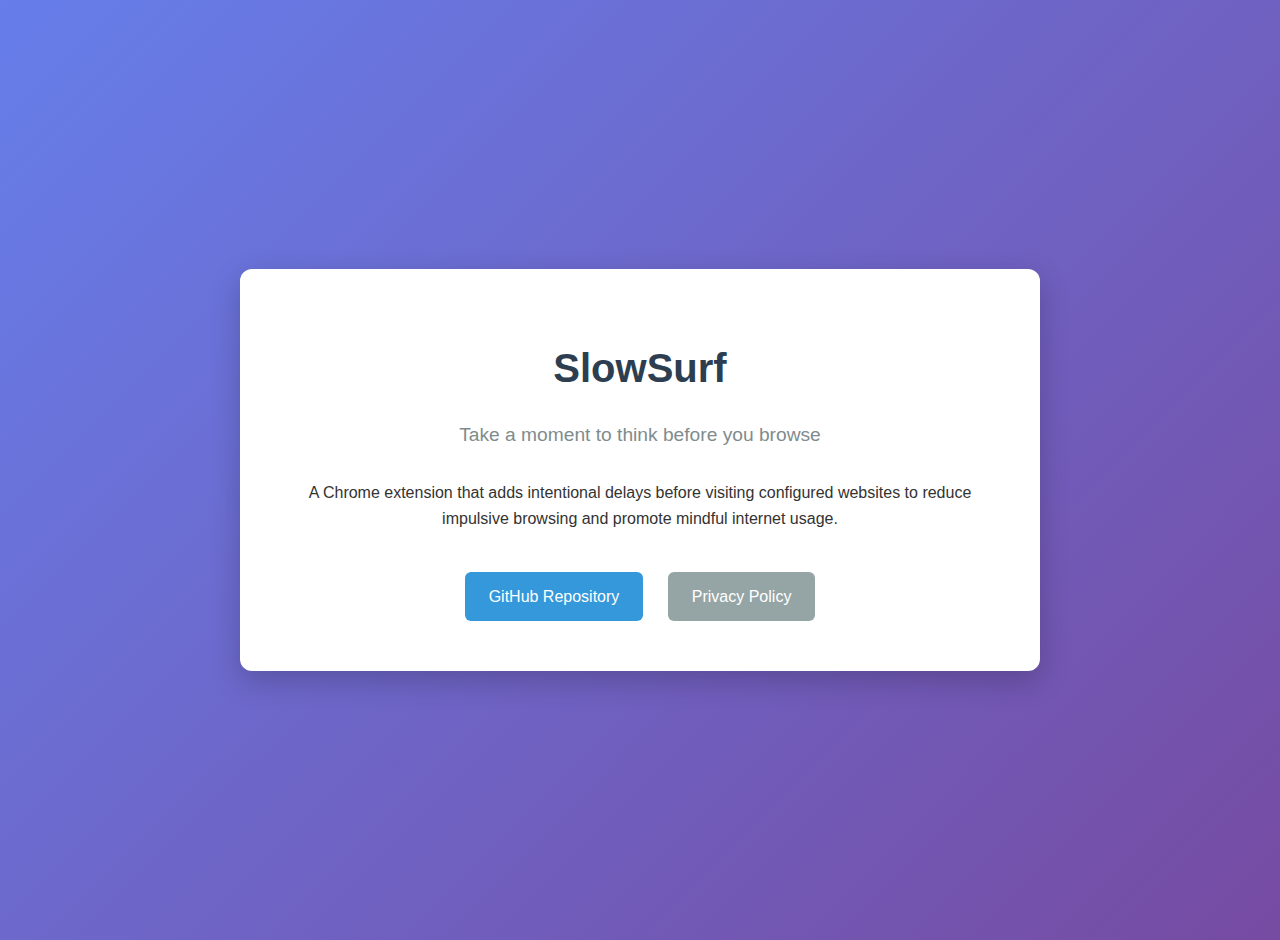
<file: index.html>
<!DOCTYPE html>
<html lang="en">
<head>
    <meta charset="UTF-8">
    <meta name="viewport" content="width=device-width, initial-scale=1.0">
    <title>SlowSurf</title>
    <style>
        body {
            font-family: -apple-system, BlinkMacSystemFont, 'Segoe UI', Roboto, Arial, sans-serif;
            line-height: 1.6;
            color: #333;
            max-width: 800px;
            margin: 0 auto;
            padding: 20px;
            background: linear-gradient(135deg, #667eea 0%, #764ba2 100%);
            min-height: 100vh;
            display: flex;
            align-items: center;
            justify-content: center;
        }
        .container {
            background: white;
            padding: 40px;
            border-radius: 12px;
            box-shadow: 0 10px 30px rgba(0,0,0,0.2);
            text-align: center;
        }
        h1 {
            color: #2c3e50;
            margin-bottom: 20px;
            font-size: 2.5em;
        }
        .subtitle {
            color: #7f8c8d;
            font-size: 1.2em;
            margin-bottom: 30px;
        }
        .links {
            margin-top: 30px;
        }
        .link {
            display: inline-block;
            padding: 12px 24px;
            margin: 10px;
            background: #3498db;
            color: white;
            text-decoration: none;
            border-radius: 6px;
            transition: background 0.3s;
        }
        .link:hover {
            background: #2980b9;
        }
        .link.secondary {
            background: #95a5a6;
        }
        .link.secondary:hover {
            background: #7f8c8d;
        }
    </style>
</head>
<body>
    <div class="container">
        <h1>SlowSurf</h1>
        <p class="subtitle">Take a moment to think before you browse</p>
        
        <p>A Chrome extension that adds intentional delays before visiting configured websites to reduce impulsive browsing and promote mindful internet usage.</p>
        
        <div class="links">
            <a href="https://github.com/SullyJHF/slowsurf" class="link">GitHub Repository</a>
            <a href="/privacy" class="link secondary">Privacy Policy</a>
        </div>
    </div>
</body>
</html>
</file>
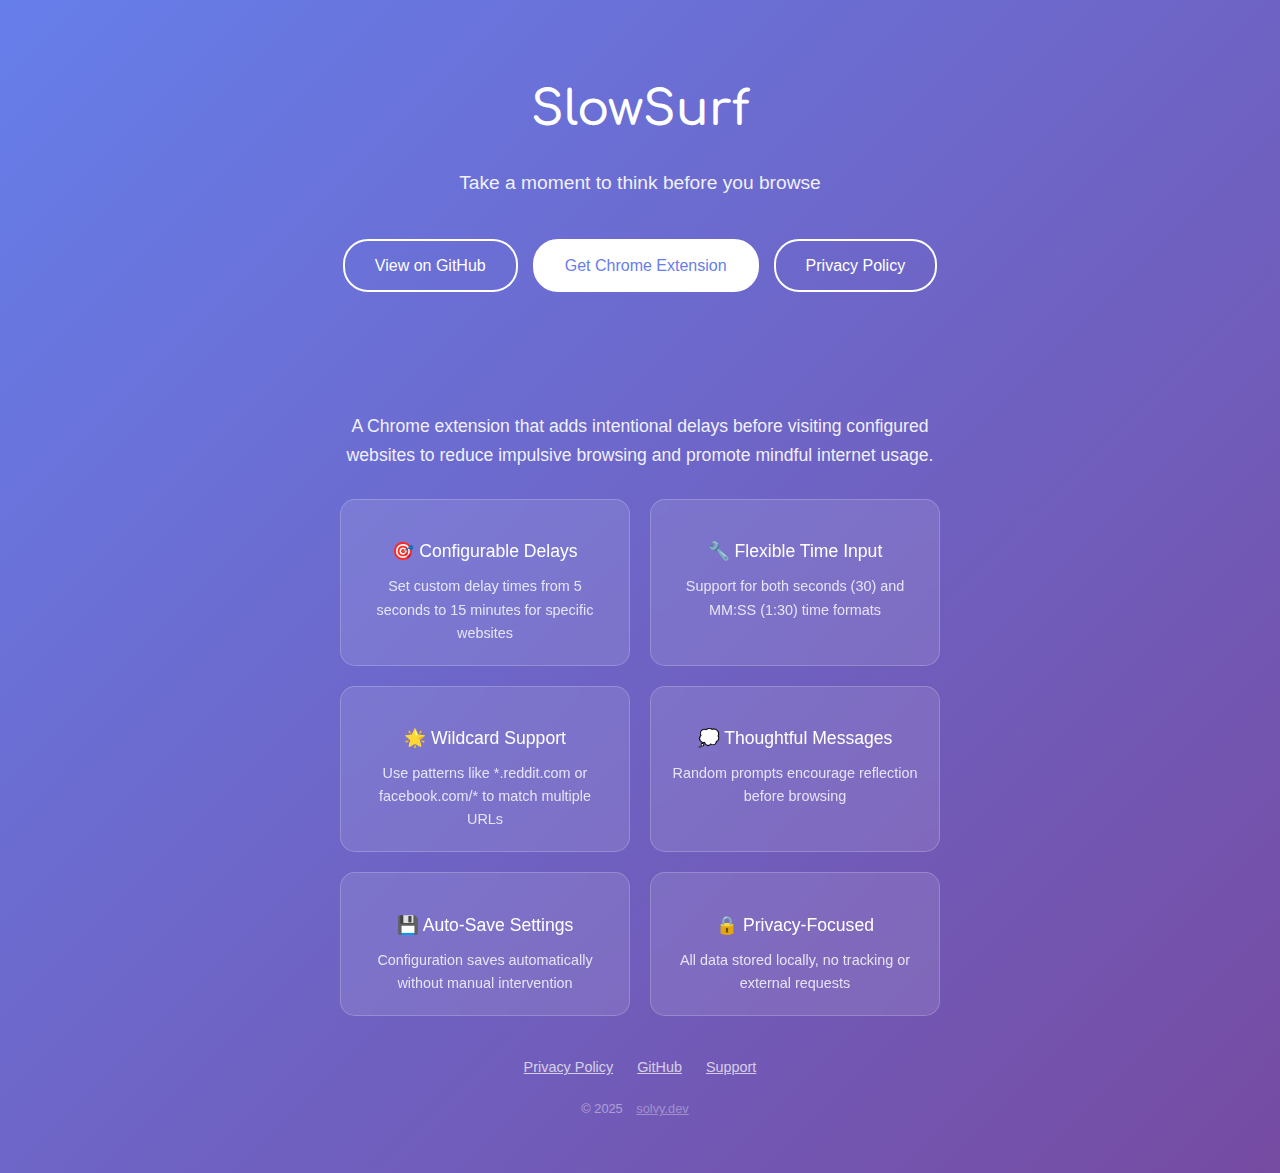
<file: website/index.html>
<!doctype html>
<html lang="en">
  <head>
    <meta charset="UTF-8" />
    <meta name="viewport" content="width=device-width, initial-scale=1.0" />
    <title>SlowSurf - Take a moment to think before you browse</title>
    <link rel="icon" type="image/x-icon" href="/favicon.ico" />
    <link rel="shortcut icon" type="image/x-icon" href="/favicon.ico" />
    <link
      href="https://fonts.googleapis.com/css2?family=Comfortaa:wght@300;400;500;600;700&display=swap"
      rel="stylesheet"
    />
    <style>
      body {
        font-family:
          -apple-system, BlinkMacSystemFont, "Segoe UI", Roboto, Arial,
          sans-serif;
        line-height: 1.6;
        margin: 0;
        padding: 0;
        background: linear-gradient(135deg, #667eea 0%, #764ba2 100%);
        min-height: 100vh;
        display: flex;
        align-items: center;
        justify-content: center;
        color: white;
      }

      .container {
        text-align: center;
        max-width: 600px;
        width: 90%;
        padding: 40px;
      }

      .header h1 {
        font-family: "Comfortaa", cursive;
        font-size: 3rem;
        margin-bottom: 10px;
        font-weight: 600;
      }

      .header p {
        font-size: 1.2rem;
        opacity: 0.9;
        margin-bottom: 40px;
      }

      .content {
        margin-bottom: 40px;
      }

      .description {
        font-size: 1.1rem;
        line-height: 1.6;
        margin-bottom: 30px;
        opacity: 0.9;
      }

      .features {
        display: grid;
        grid-template-columns: repeat(auto-fit, minmax(250px, 1fr));
        gap: 20px;
        margin-bottom: 40px;
      }

      .feature {
        background: rgba(255, 255, 255, 0.1);
        padding: 20px;
        border-radius: 15px;
        backdrop-filter: blur(10px);
        border: 1px solid rgba(255, 255, 255, 0.2);
      }

      .feature h3 {
        font-size: 1.1rem;
        margin-bottom: 10px;
        font-weight: 500;
      }

      .feature p {
        font-size: 0.9rem;
        opacity: 0.8;
        margin: 0;
      }

      .actions {
        display: flex;
        flex-direction: column;
        gap: 20px;
        align-items: center;
        margin-bottom: 40px;
      }

      .action-buttons {
        display: flex;
        gap: 15px;
        flex-wrap: wrap;
        justify-content: center;
      }

      .btn {
        padding: 12px 30px;
        font-size: 1rem;
        border: 2px solid white;
        background: transparent;
        color: white;
        border-radius: 25px;
        cursor: pointer;
        transition: all 0.3s;
        text-decoration: none;
        display: inline-block;
        box-sizing: border-box;
      }

      .btn:hover {
        background: white;
        color: #667eea;
        transform: translateY(-2px);
        box-shadow: 0 5px 15px rgba(255, 255, 255, 0.3);
      }

      .btn.primary {
        background: white;
        color: #667eea;
      }

      .btn.primary:hover {
        background: rgba(255, 255, 255, 0.9);
      }

      .btn.secondary {
        border: 1px solid rgba(255, 255, 255, 0.5);
        padding: 10px 20px;
        font-size: 0.9rem;
      }

      .kofi-container {
        margin: 30px 0;
        display: flex;
        justify-content: center;
      }

      .footer {
        opacity: 0.7;
        font-size: 0.9rem;
        margin-top: 40px;
      }

      .footer a {
        color: white;
        text-decoration: underline;
        margin: 0 10px;
      }

      .footer a:hover {
        opacity: 0.8;
      }

      /* Responsive design */
      @media (max-width: 600px) {
        .container {
          padding: 20px;
        }

        .header h1 {
          font-size: 2.5rem;
        }

        .features {
          grid-template-columns: 1fr;
        }

        .actions {
          gap: 15px;
        }

        .action-buttons {
          flex-direction: column;
          width: 100%;
          align-items: center;
        }

        /* Reorder buttons for mobile - Chrome Extension first */
        #chromeStoreBtn {
          order: 1;
        }

        #githubBtn {
          order: 2;
        }

        #privacyBtn {
          order: 3;
        }

        .btn {
          width: 100%;
          max-width: 300px;
        }
      }

      @media (max-width: 400px) {
        .actions {
          gap: 10px;
        }

        .btn {
          max-width: none;
        }
      }
    </style>
  </head>
  <body>
    <div class="container">
      <header class="header">
        <h1>SlowSurf</h1>
        <p>Take a moment to think before you browse</p>
      </header>

      <main class="content">
        <div class="actions">
          <div class="action-buttons">
            <a
              href="https://github.com/SullyJHF/slowsurf"
              class="btn"
              id="githubBtn"
              >View on GitHub</a
            >
            <a
              href="https://chromewebstore.google.com/detail/slowsurf/felbnkbojlhcammgkjcianfhajpghdij"
              class="btn primary"
              id="chromeStoreBtn"
              >Get Chrome Extension</a
            >
            <a href="/privacy" class="btn" id="privacyBtn">Privacy Policy</a>
          </div>

          <div class="kofi-container">
            <script
              type="text/javascript"
              src="https://storage.ko-fi.com/cdn/widget/Widget_2.js"
            ></script>
            <script type="text/javascript">
              kofiwidget2.init("Support me on Ko-fi", "#72a4f2", "I3I51I3E28");
              kofiwidget2.draw();
            </script>
          </div>
        </div>

        <div class="description">
          <p>
            A Chrome extension that adds intentional delays before visiting
            configured websites to reduce impulsive browsing and promote mindful
            internet usage.
          </p>
        </div>

        <div class="features">
          <div class="feature">
            <h3>🎯 Configurable Delays</h3>
            <p>
              Set custom delay times from 5 seconds to 15 minutes for specific
              websites
            </p>
          </div>
          <div class="feature">
            <h3>🔧 Flexible Time Input</h3>
            <p>Support for both seconds (30) and MM:SS (1:30) time formats</p>
          </div>
          <div class="feature">
            <h3>🌟 Wildcard Support</h3>
            <p>
              Use patterns like *.reddit.com or facebook.com/* to match multiple
              URLs
            </p>
          </div>
          <div class="feature">
            <h3>💭 Thoughtful Messages</h3>
            <p>Random prompts encourage reflection before browsing</p>
          </div>
          <div class="feature">
            <h3>💾 Auto-Save Settings</h3>
            <p>Configuration saves automatically without manual intervention</p>
          </div>
          <div class="feature">
            <h3>🔒 Privacy-Focused</h3>
            <p>All data stored locally, no tracking or external requests</p>
          </div>
        </div>
      </main>

      <footer class="footer">
        <p>
          <a href="/privacy">Privacy Policy</a>
          <a href="https://github.com/SullyJHF/slowsurf">GitHub</a>
          <a href="https://github.com/SullyJHF/slowsurf/issues">Support</a>
        </p>
        <p style="margin-top: 20px; opacity: 0.6; font-size: 0.8rem">
          © 2025
          <a href="https://solvy.dev" style="color: rgba(255, 255, 255, 0.8)"
            >solvy.dev</a
          >
        </p>
      </footer>
    </div>
  </body>
</html>
</file>
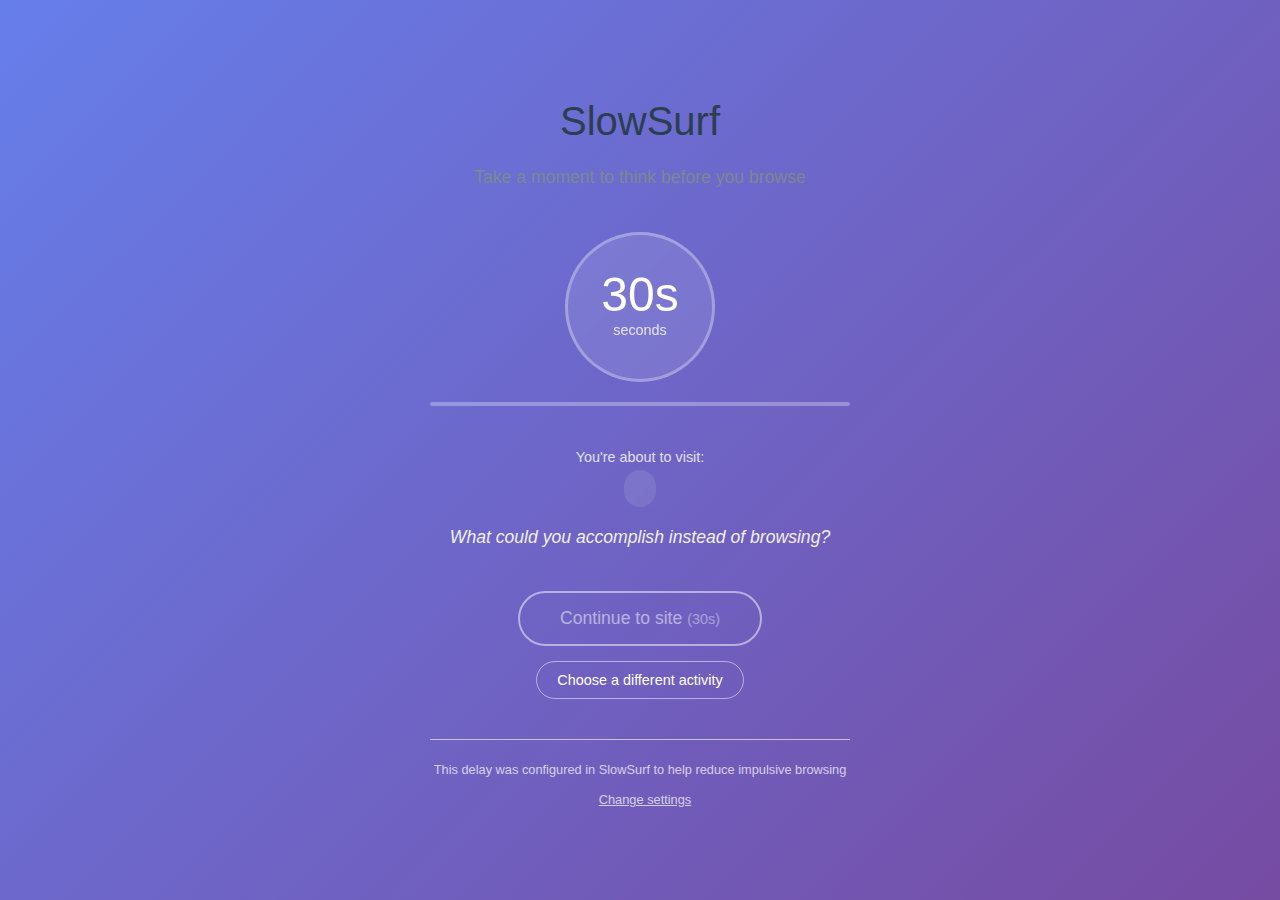
<file: delay.html>
<!DOCTYPE html>
<html>
<head>
  <meta charset="utf-8">
  <title>SlowSurf - Think Before You Browse</title>
  <link rel="stylesheet" href="styles.css">
</head>
<body class="delay-page">
  <div class="delay-container">
    <header class="delay-header">
      <h1>SlowSurf</h1>
      <p>Take a moment to think before you browse</p>
    </header>

    <main class="delay-content">
      <div class="countdown-section">
        <div class="countdown-circle">
          <div class="countdown-number" id="countdownNumber">10</div>
          <div class="countdown-label">seconds</div>
        </div>
        <div class="countdown-progress" id="countdownProgress">
          <div class="progress-bar" id="progressBar"></div>
        </div>
      </div>

      <div class="message-section">
        <div class="target-website">
          <span class="label">You're about to visit:</span>
          <span class="website-url" id="targetWebsite">example.com</span>
        </div>
        
        <div class="discouraging-message" id="discouragingMessage">
          <p>Is this really how you want to spend your time?</p>
        </div>
      </div>

      <div class="action-section">
        <button id="continueButton" class="continue-btn" disabled>
          <span class="btn-text">Continue to site</span>
          <span class="btn-countdown" id="btnCountdown">(10)</span>
        </button>
        
        <button id="cancelButton" class="cancel-btn">
          Choose a different activity
        </button>
      </div>
    </main>

    <footer class="delay-footer">
      <p>This delay was configured in SlowSurf to help reduce impulsive browsing</p>
      <a href="#" id="settingsLink">Change settings</a>
    </footer>
  </div>

  <script src="delay.js"></script>
</body>
</html>
</file>
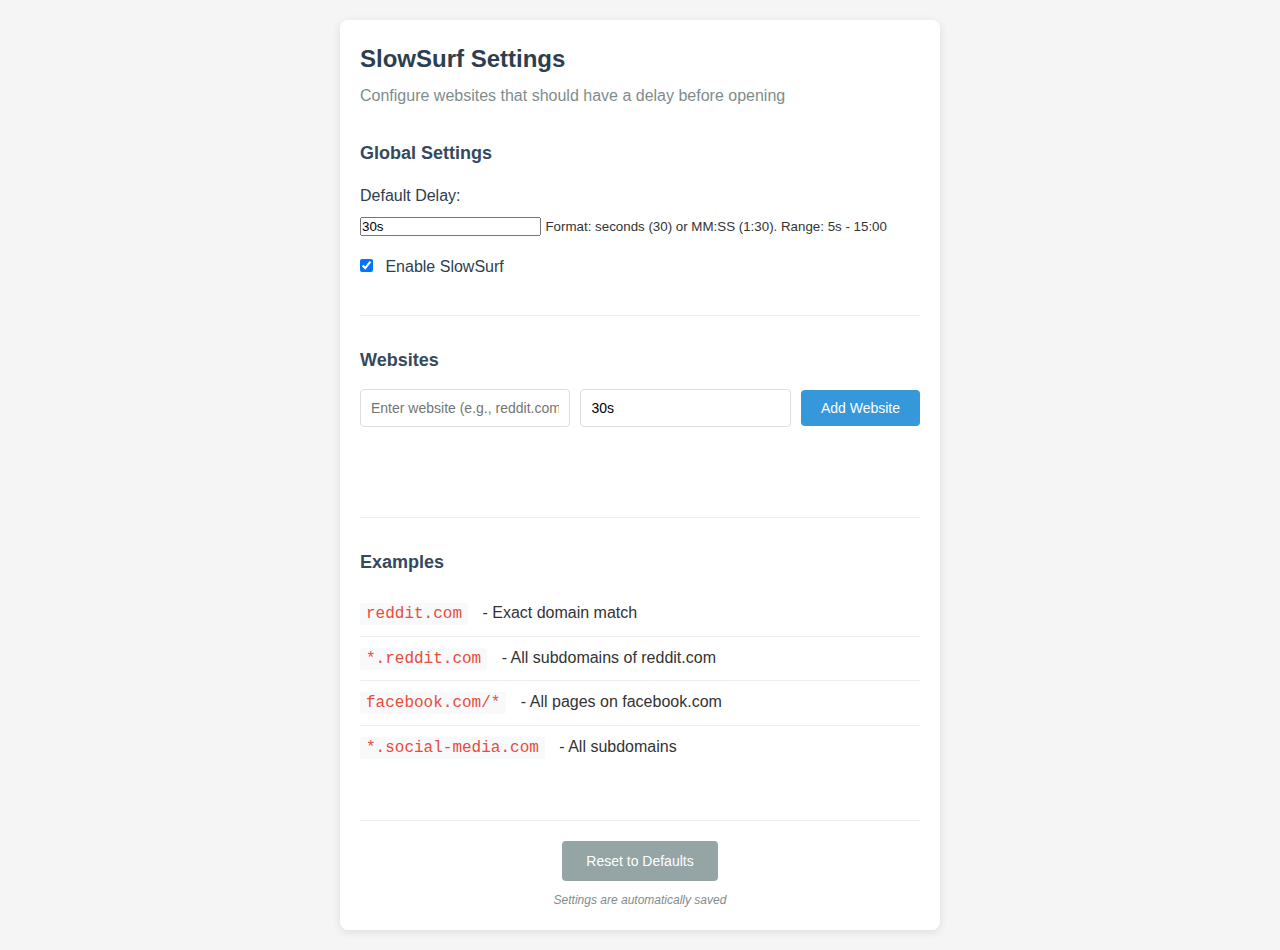
<file: options.html>
<!DOCTYPE html>
<html>
<head>
  <meta charset="utf-8">
  <title>SlowSurf Settings</title>
  <link rel="stylesheet" href="styles.css">
</head>
<body>
  <div class="container">
    <header>
      <h1>SlowSurf Settings</h1>
      <p>Configure websites that should have a delay before opening</p>
    </header>

    <section class="settings-section">
      <h2>Global Settings</h2>
      <div class="setting-group">
        <label for="defaultDelay">Default Delay:</label>
        <input type="text" id="defaultDelay" placeholder="30" value="30s">
        <small>Format: seconds (30) or MM:SS (1:30). Range: 5s - 15:00</small>
      </div>
      <div class="setting-group">
        <label for="enableExtension">
          <input type="checkbox" id="enableExtension" checked>
          Enable SlowSurf
        </label>
      </div>
    </section>

    <section class="settings-section">
      <h2>Websites</h2>
      <div class="add-website">
        <input type="text" id="websiteInput" placeholder="Enter website (e.g., reddit.com, *.facebook.com)">
        <input type="text" id="websiteDelay" placeholder="30" value="30s">
        <button id="addWebsite">Add Website</button>
      </div>
      
      <div class="website-list" id="websiteList">
        <!-- Dynamic content will be added here -->
      </div>
    </section>

    <section class="settings-section">
      <h2>Examples</h2>
      <ul class="examples">
        <li><code>reddit.com</code> - Exact domain match</li>
        <li><code>*.reddit.com</code> - All subdomains of reddit.com</li>
        <li><code>facebook.com/*</code> - All pages on facebook.com</li>
        <li><code>*.social-media.com</code> - All subdomains</li>
      </ul>
    </section>

    <footer>
      <button id="resetSettings">Reset to Defaults</button>
      <p class="auto-save-note">Settings are automatically saved</p>
    </footer>
  </div>

  <script src="options.js"></script>
</body>
</html>
</file>
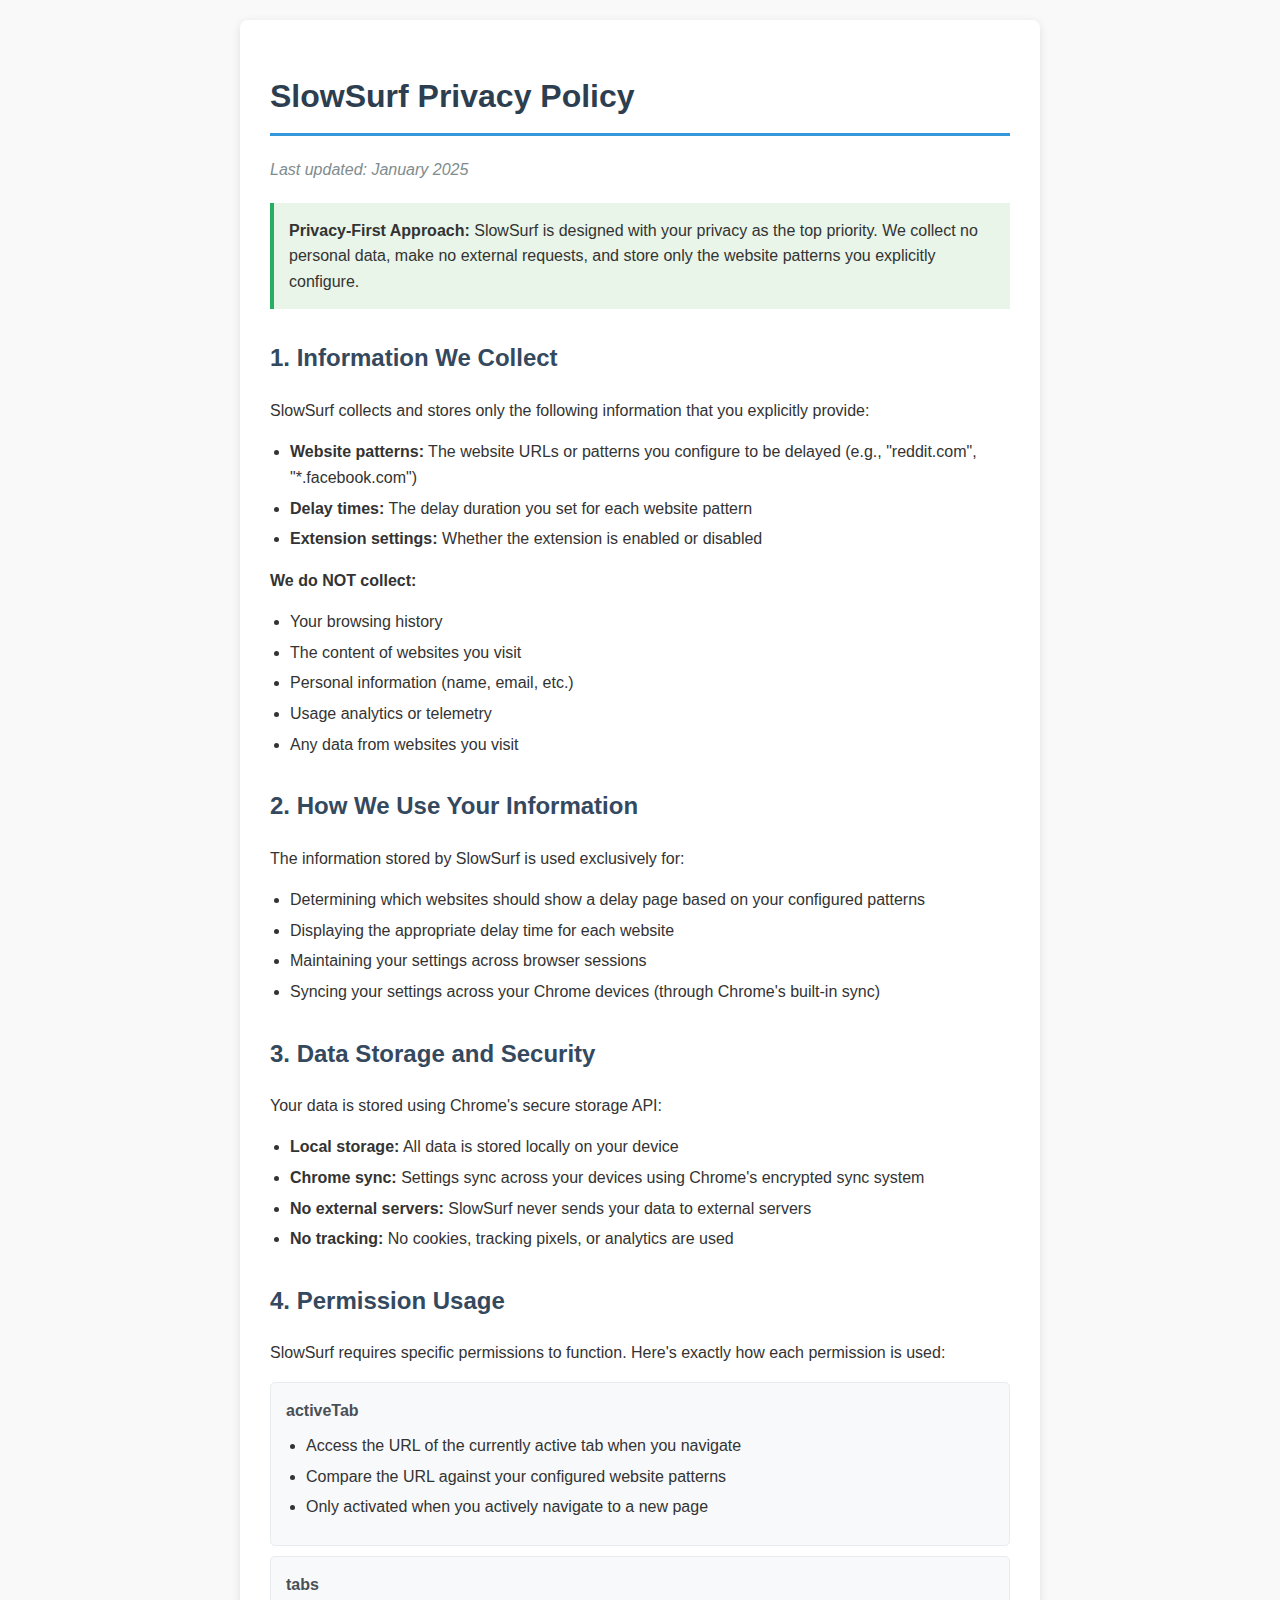
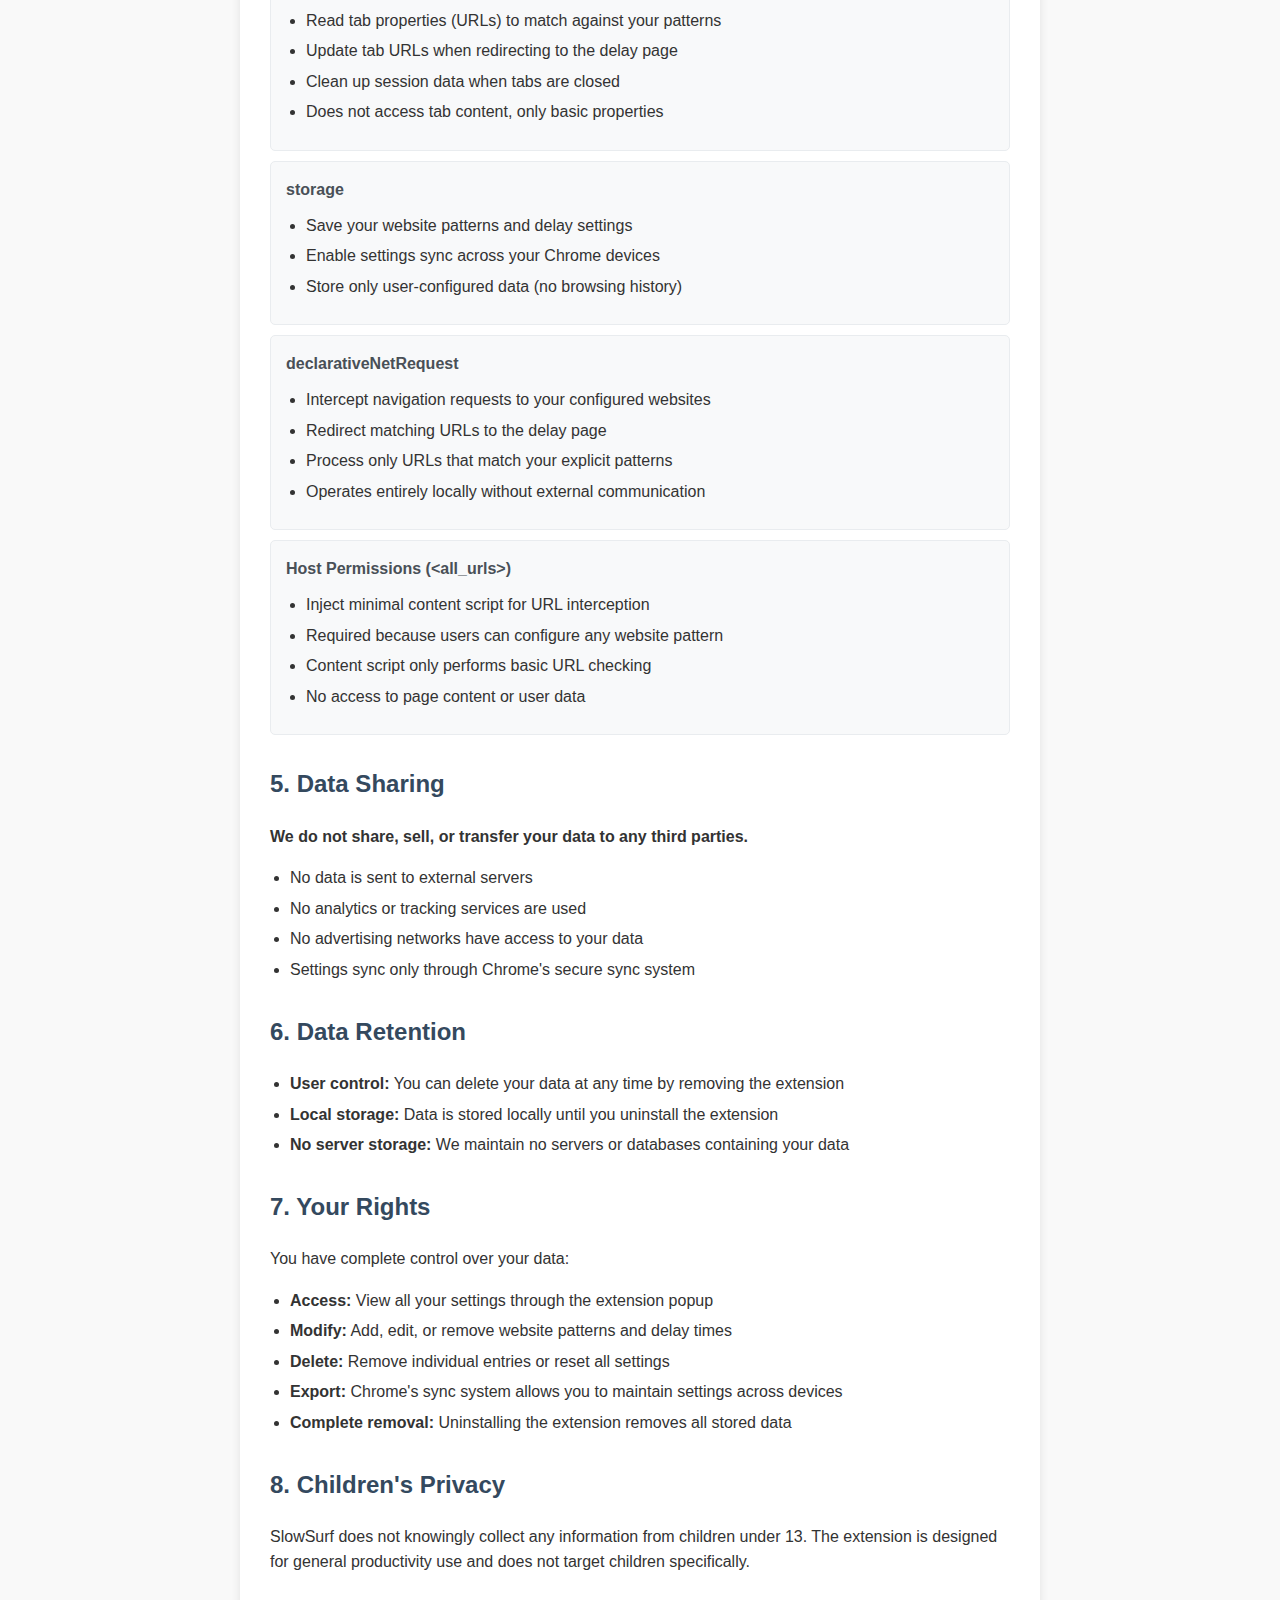
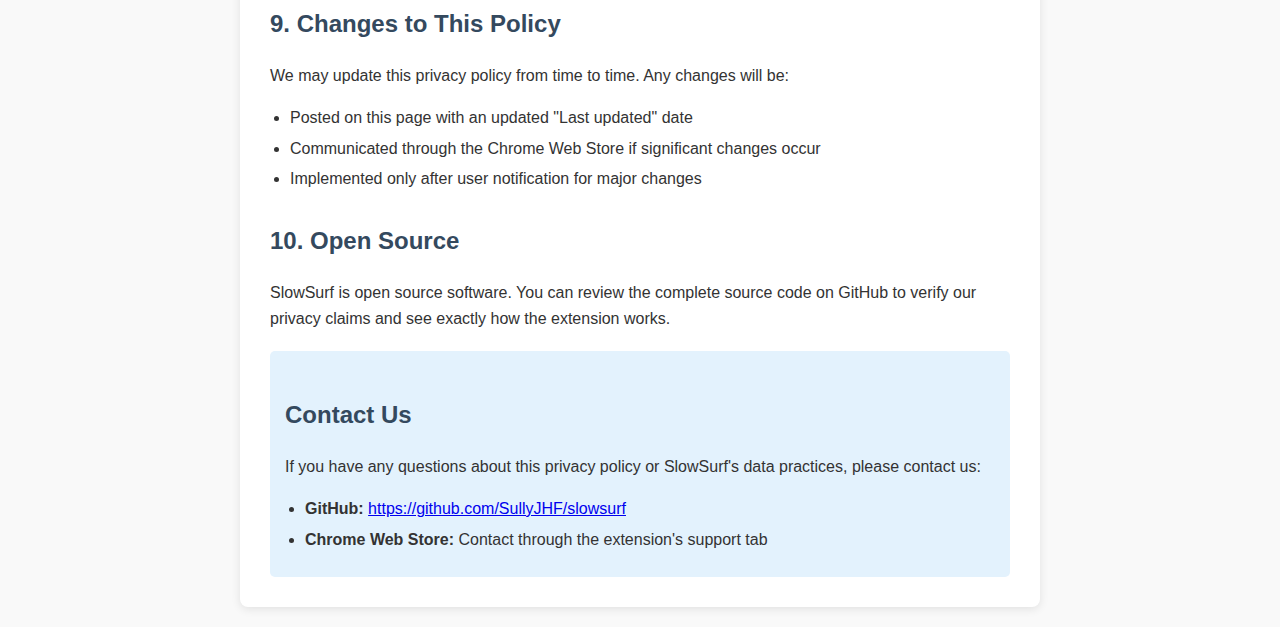
<file: PRIVACY_POLICY.html>
<!DOCTYPE html>
<html lang="en">
<head>
    <meta charset="UTF-8">
    <meta name="viewport" content="width=device-width, initial-scale=1.0">
    <title>SlowSurf Privacy Policy</title>
    <style>
        body {
            font-family: -apple-system, BlinkMacSystemFont, 'Segoe UI', Roboto, Arial, sans-serif;
            line-height: 1.6;
            color: #333;
            max-width: 800px;
            margin: 0 auto;
            padding: 20px;
            background-color: #f9f9f9;
        }
        .container {
            background: white;
            padding: 30px;
            border-radius: 8px;
            box-shadow: 0 2px 10px rgba(0,0,0,0.1);
        }
        h1 {
            color: #2c3e50;
            border-bottom: 3px solid #3498db;
            padding-bottom: 10px;
        }
        h2 {
            color: #34495e;
            margin-top: 30px;
        }
        .last-updated {
            color: #7f8c8d;
            font-style: italic;
            margin-bottom: 20px;
        }
        .highlight {
            background-color: #e8f5e8;
            padding: 15px;
            border-left: 4px solid #27ae60;
            margin: 15px 0;
        }
        .permission-box {
            background-color: #f8f9fa;
            border: 1px solid #e9ecef;
            border-radius: 5px;
            padding: 15px;
            margin: 10px 0;
        }
        .permission-title {
            font-weight: bold;
            color: #495057;
        }
        ul {
            margin: 10px 0;
            padding-left: 20px;
        }
        li {
            margin-bottom: 5px;
        }
        .contact-info {
            background-color: #e3f2fd;
            padding: 15px;
            border-radius: 5px;
            margin-top: 20px;
        }
    </style>
</head>
<body>
    <div class="container">
        <h1>SlowSurf Privacy Policy</h1>
        
        <div class="last-updated">
            Last updated: January 2025
        </div>

        <div class="highlight">
            <strong>Privacy-First Approach:</strong> SlowSurf is designed with your privacy as the top priority. We collect no personal data, make no external requests, and store only the website patterns you explicitly configure.
        </div>

        <h2>1. Information We Collect</h2>
        <p>SlowSurf collects and stores only the following information that you explicitly provide:</p>
        <ul>
            <li><strong>Website patterns:</strong> The website URLs or patterns you configure to be delayed (e.g., "reddit.com", "*.facebook.com")</li>
            <li><strong>Delay times:</strong> The delay duration you set for each website pattern</li>
            <li><strong>Extension settings:</strong> Whether the extension is enabled or disabled</li>
        </ul>
        <p><strong>We do NOT collect:</strong></p>
        <ul>
            <li>Your browsing history</li>
            <li>The content of websites you visit</li>
            <li>Personal information (name, email, etc.)</li>
            <li>Usage analytics or telemetry</li>
            <li>Any data from websites you visit</li>
        </ul>

        <h2>2. How We Use Your Information</h2>
        <p>The information stored by SlowSurf is used exclusively for:</p>
        <ul>
            <li>Determining which websites should show a delay page based on your configured patterns</li>
            <li>Displaying the appropriate delay time for each website</li>
            <li>Maintaining your settings across browser sessions</li>
            <li>Syncing your settings across your Chrome devices (through Chrome's built-in sync)</li>
        </ul>

        <h2>3. Data Storage and Security</h2>
        <p>Your data is stored using Chrome's secure storage API:</p>
        <ul>
            <li><strong>Local storage:</strong> All data is stored locally on your device</li>
            <li><strong>Chrome sync:</strong> Settings sync across your devices using Chrome's encrypted sync system</li>
            <li><strong>No external servers:</strong> SlowSurf never sends your data to external servers</li>
            <li><strong>No tracking:</strong> No cookies, tracking pixels, or analytics are used</li>
        </ul>

        <h2>4. Permission Usage</h2>
        <p>SlowSurf requires specific permissions to function. Here's exactly how each permission is used:</p>

        <div class="permission-box">
            <div class="permission-title">activeTab</div>
            <ul>
                <li>Access the URL of the currently active tab when you navigate</li>
                <li>Compare the URL against your configured website patterns</li>
                <li>Only activated when you actively navigate to a new page</li>
            </ul>
        </div>

        <div class="permission-box">
            <div class="permission-title">tabs</div>
            <ul>
                <li>Read tab properties (URLs) to match against your patterns</li>
                <li>Update tab URLs when redirecting to the delay page</li>
                <li>Clean up session data when tabs are closed</li>
                <li>Does not access tab content, only basic properties</li>
            </ul>
        </div>

        <div class="permission-box">
            <div class="permission-title">storage</div>
            <ul>
                <li>Save your website patterns and delay settings</li>
                <li>Enable settings sync across your Chrome devices</li>
                <li>Store only user-configured data (no browsing history)</li>
            </ul>
        </div>

        <div class="permission-box">
            <div class="permission-title">declarativeNetRequest</div>
            <ul>
                <li>Intercept navigation requests to your configured websites</li>
                <li>Redirect matching URLs to the delay page</li>
                <li>Process only URLs that match your explicit patterns</li>
                <li>Operates entirely locally without external communication</li>
            </ul>
        </div>

        <div class="permission-box">
            <div class="permission-title">Host Permissions (&lt;all_urls&gt;)</div>
            <ul>
                <li>Inject minimal content script for URL interception</li>
                <li>Required because users can configure any website pattern</li>
                <li>Content script only performs basic URL checking</li>
                <li>No access to page content or user data</li>
            </ul>
        </div>

        <h2>5. Data Sharing</h2>
        <p><strong>We do not share, sell, or transfer your data to any third parties.</strong></p>
        <ul>
            <li>No data is sent to external servers</li>
            <li>No analytics or tracking services are used</li>
            <li>No advertising networks have access to your data</li>
            <li>Settings sync only through Chrome's secure sync system</li>
        </ul>

        <h2>6. Data Retention</h2>
        <ul>
            <li><strong>User control:</strong> You can delete your data at any time by removing the extension</li>
            <li><strong>Local storage:</strong> Data is stored locally until you uninstall the extension</li>
            <li><strong>No server storage:</strong> We maintain no servers or databases containing your data</li>
        </ul>

        <h2>7. Your Rights</h2>
        <p>You have complete control over your data:</p>
        <ul>
            <li><strong>Access:</strong> View all your settings through the extension popup</li>
            <li><strong>Modify:</strong> Add, edit, or remove website patterns and delay times</li>
            <li><strong>Delete:</strong> Remove individual entries or reset all settings</li>
            <li><strong>Export:</strong> Chrome's sync system allows you to maintain settings across devices</li>
            <li><strong>Complete removal:</strong> Uninstalling the extension removes all stored data</li>
        </ul>

        <h2>8. Children's Privacy</h2>
        <p>SlowSurf does not knowingly collect any information from children under 13. The extension is designed for general productivity use and does not target children specifically.</p>

        <h2>9. Changes to This Policy</h2>
        <p>We may update this privacy policy from time to time. Any changes will be:</p>
        <ul>
            <li>Posted on this page with an updated "Last updated" date</li>
            <li>Communicated through the Chrome Web Store if significant changes occur</li>
            <li>Implemented only after user notification for major changes</li>
        </ul>

        <h2>10. Open Source</h2>
        <p>SlowSurf is open source software. You can review the complete source code on GitHub to verify our privacy claims and see exactly how the extension works.</p>

        <div class="contact-info">
            <h2>Contact Us</h2>
            <p>If you have any questions about this privacy policy or SlowSurf's data practices, please contact us:</p>
            <ul>
                <li><strong>GitHub:</strong> <a href="https://github.com/SullyJHF/slowsurf">https://github.com/SullyJHF/slowsurf</a></li>
                <li><strong>Chrome Web Store:</strong> Contact through the extension's support tab</li>
            </ul>
        </div>
    </div>
</body>
</html>
</file>
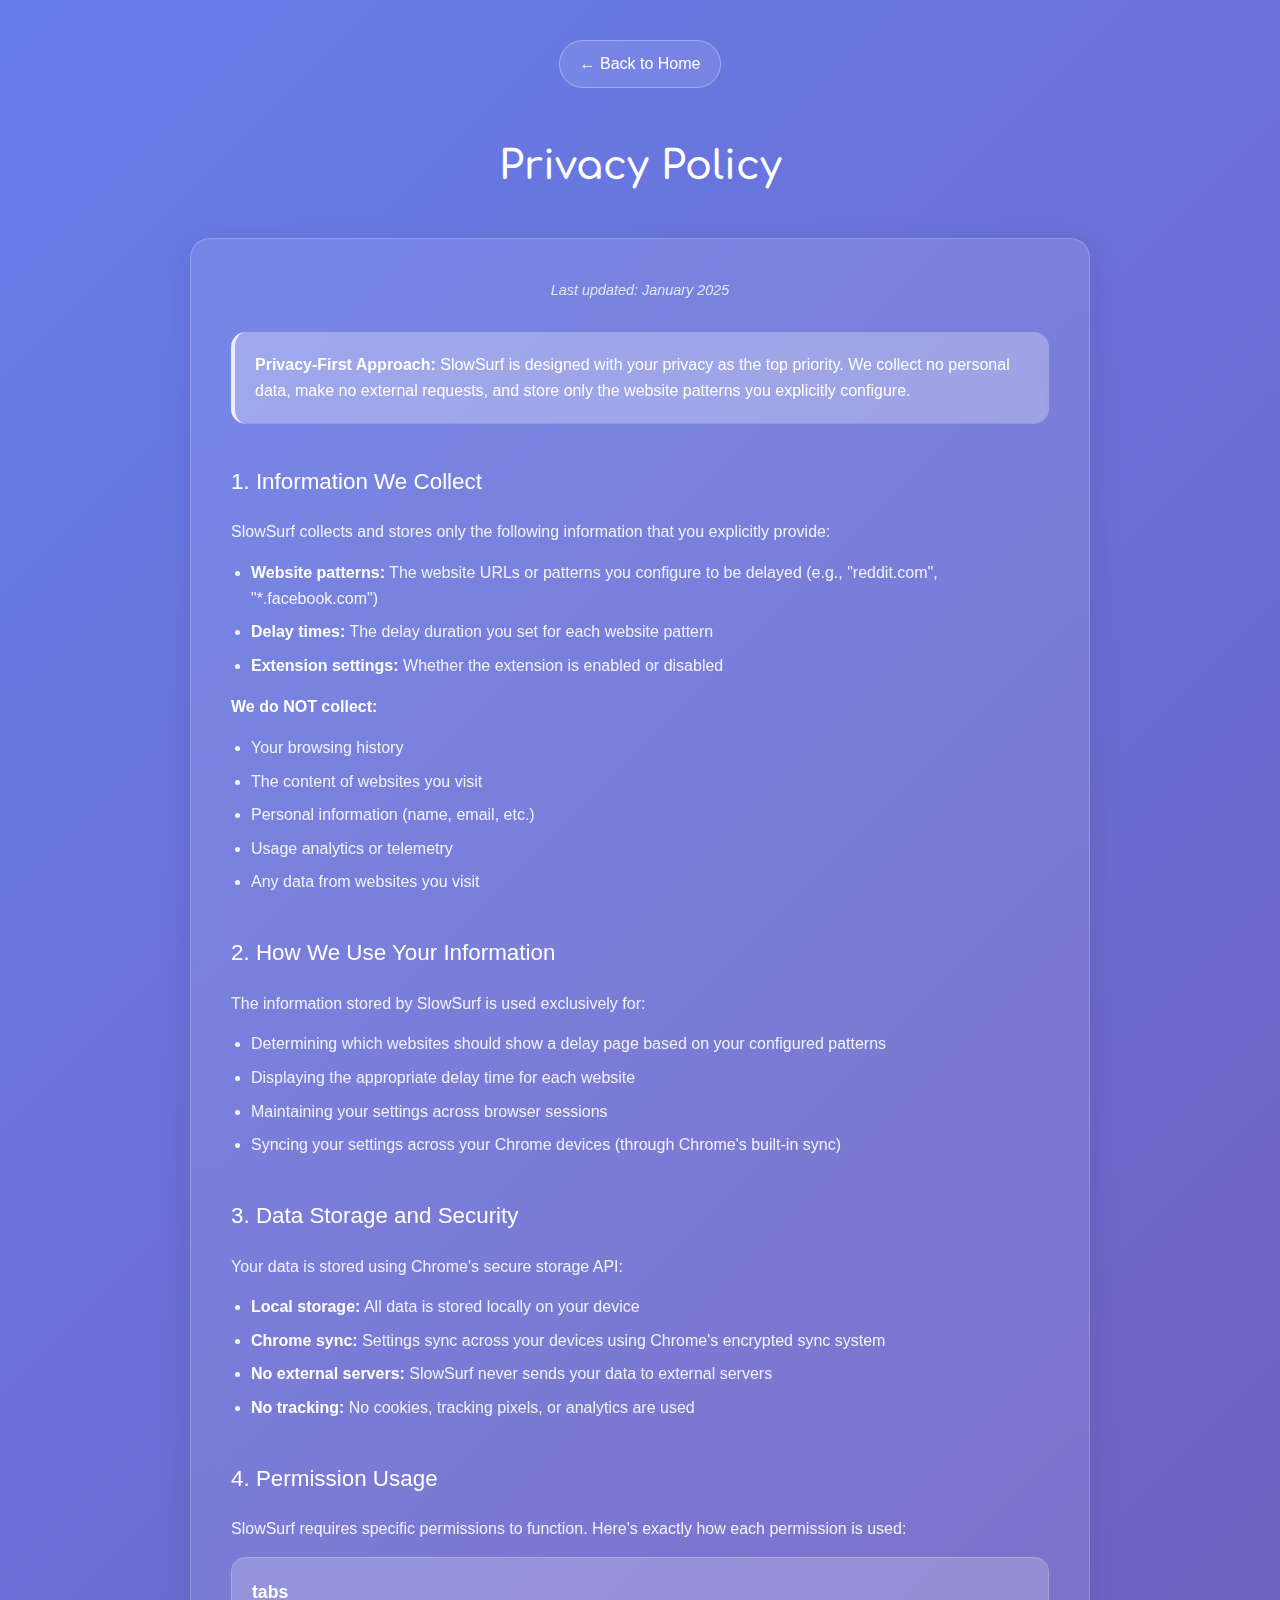
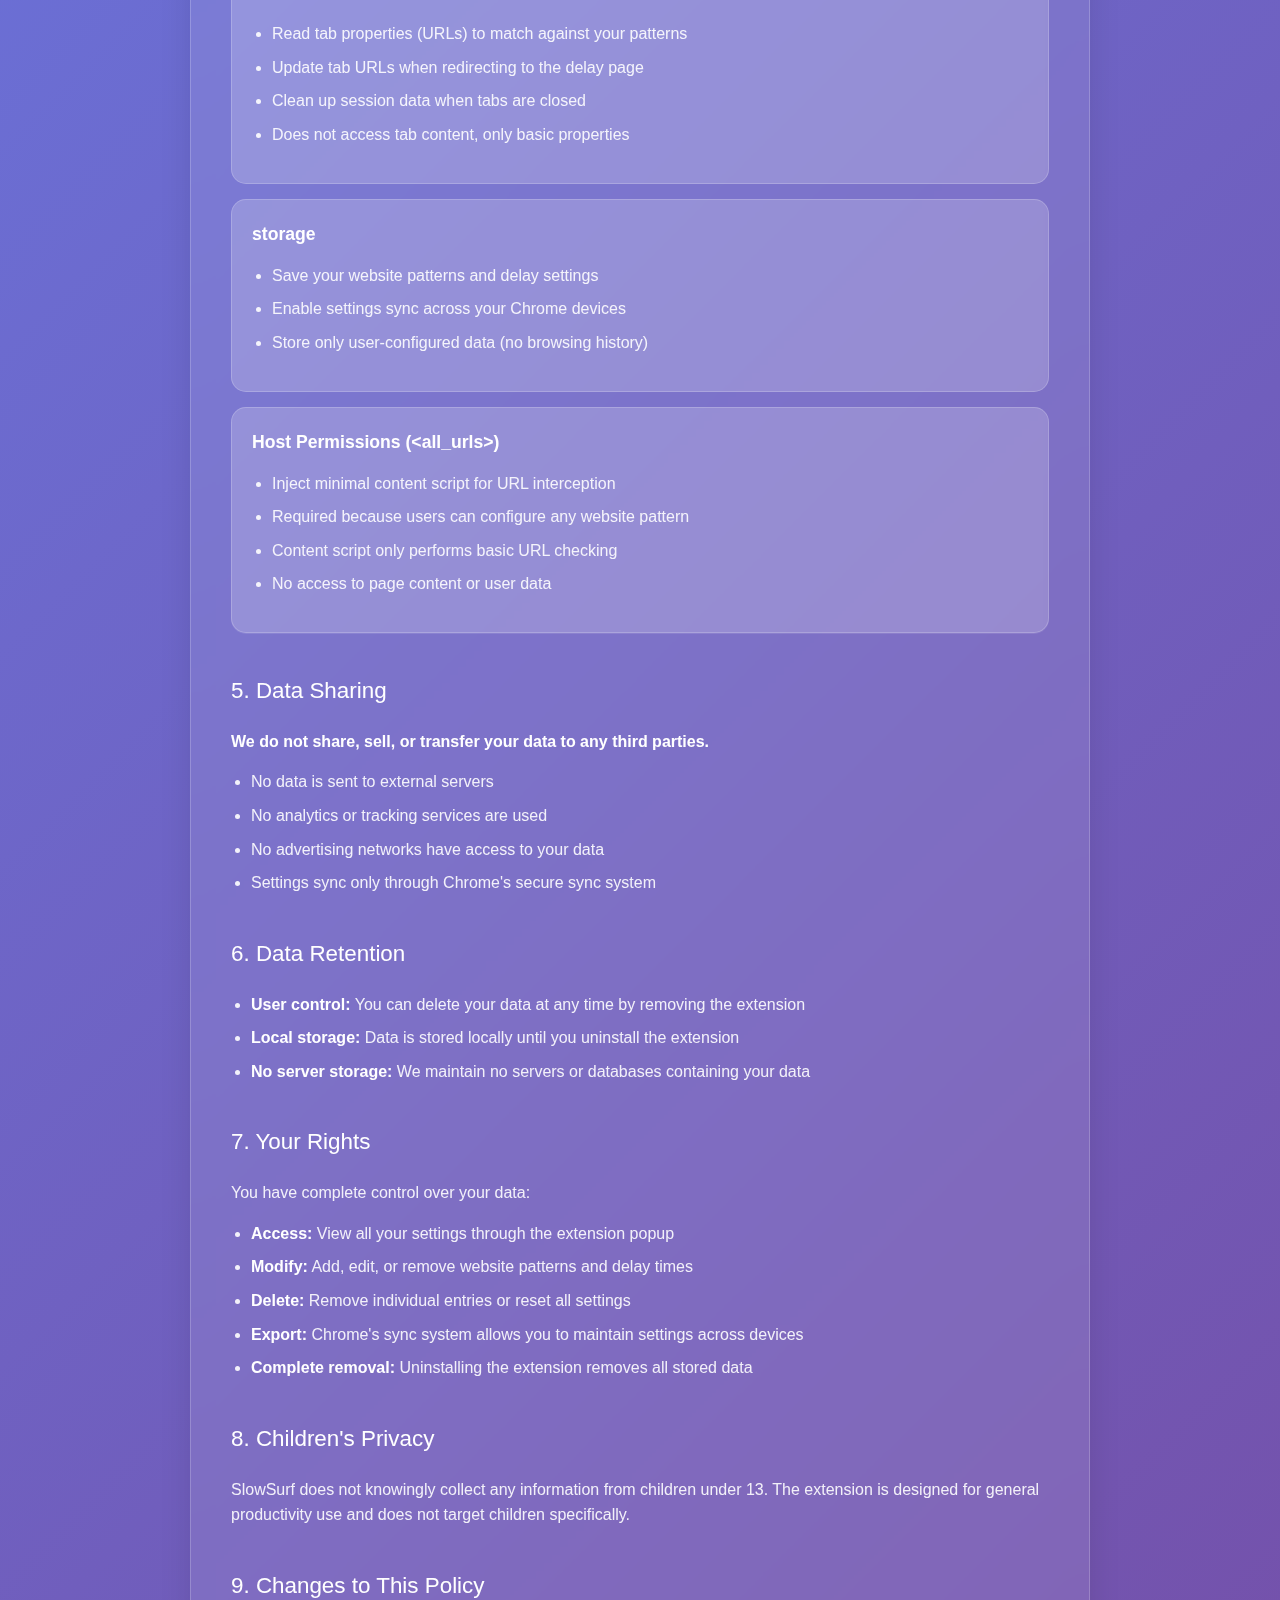
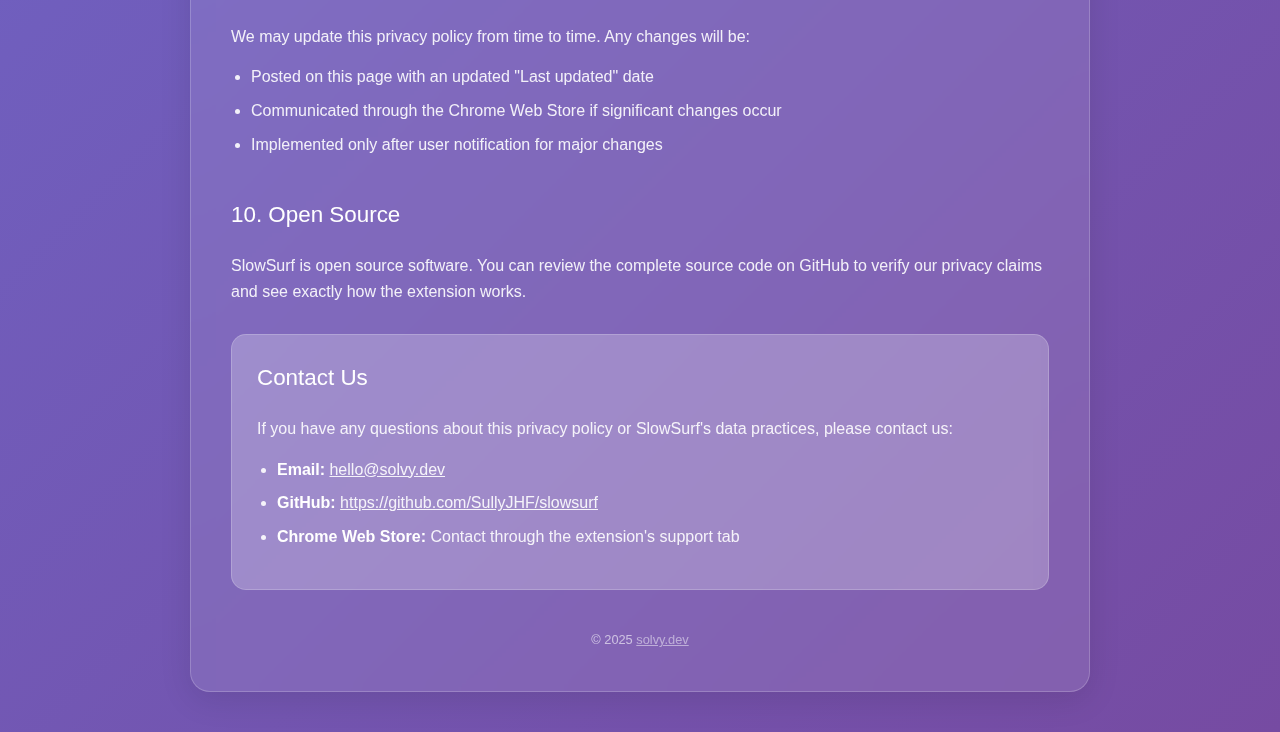
<file: website/PRIVACY_POLICY.html>
<!doctype html>
<html lang="en">
  <head>
    <meta charset="UTF-8" />
    <meta name="viewport" content="width=device-width, initial-scale=1.0" />
    <title>SlowSurf Privacy Policy</title>
    <link rel="icon" type="image/x-icon" href="/favicon.ico" />
    <link rel="shortcut icon" type="image/x-icon" href="/favicon.ico" />
    <link
      href="https://fonts.googleapis.com/css2?family=Comfortaa:wght@300;400;500;600;700&display=swap"
      rel="stylesheet"
    />
    <style>
      body {
        font-family:
          -apple-system, BlinkMacSystemFont, "Segoe UI", Roboto, Arial,
          sans-serif;
        line-height: 1.6;
        margin: 0;
        padding: 0;
        background: linear-gradient(135deg, #667eea 0%, #764ba2 100%);
        min-height: 100vh;
        color: white;
      }

      .container {
        max-width: 900px;
        margin: 0 auto;
        padding: 40px 20px;
      }

      .header {
        text-align: center;
        margin-bottom: 40px;
      }

      .header h1 {
        font-family: "Comfortaa", cursive;
        font-size: 2.5rem;
        margin-bottom: 15px;
        font-weight: 600;
        color: white;
      }

      .header .back-btn {
        display: inline-block;
        padding: 10px 20px;
        background: rgba(255, 255, 255, 0.1);
        color: white;
        text-decoration: none;
        border-radius: 25px;
        border: 1px solid rgba(255, 255, 255, 0.3);
        backdrop-filter: blur(10px);
        transition: all 0.3s;
        margin-bottom: 20px;
      }

      .header .back-btn:hover {
        background: white;
        color: #667eea;
        transform: translateY(-2px);
      }

      .content {
        background: rgba(255, 255, 255, 0.1);
        padding: 40px;
        border-radius: 20px;
        backdrop-filter: blur(10px);
        border: 1px solid rgba(255, 255, 255, 0.2);
        box-shadow: 0 8px 32px rgba(0, 0, 0, 0.1);
      }

      .last-updated {
        color: rgba(255, 255, 255, 0.8);
        font-style: italic;
        margin-bottom: 30px;
        text-align: center;
        font-size: 0.9rem;
      }

      h2 {
        color: white;
        margin-top: 40px;
        margin-bottom: 20px;
        font-weight: 500;
        font-size: 1.4rem;
      }

      .highlight {
        background: rgba(255, 255, 255, 0.2);
        padding: 20px;
        border-radius: 15px;
        border-left: 4px solid rgba(255, 255, 255, 0.8);
        margin: 20px 0;
        backdrop-filter: blur(5px);
      }

      .permission-box {
        background: rgba(255, 255, 255, 0.1);
        border: 1px solid rgba(255, 255, 255, 0.2);
        border-radius: 15px;
        padding: 20px;
        margin: 15px 0;
        backdrop-filter: blur(5px);
      }

      .permission-title {
        font-weight: 600;
        color: white;
        font-size: 1.1rem;
        margin-bottom: 10px;
      }

      ul {
        margin: 15px 0;
        padding-left: 20px;
      }

      li {
        margin-bottom: 8px;
        color: rgba(255, 255, 255, 0.9);
      }

      p {
        color: rgba(255, 255, 255, 0.9);
        margin-bottom: 15px;
      }

      strong {
        color: white;
      }

      .contact-info {
        background: rgba(255, 255, 255, 0.15);
        padding: 25px;
        border-radius: 15px;
        margin-top: 30px;
        backdrop-filter: blur(10px);
        border: 1px solid rgba(255, 255, 255, 0.2);
      }

      .contact-info h2 {
        margin-top: 0;
      }

      a {
        color: rgba(255, 255, 255, 0.9);
        text-decoration: underline;
      }

      a:hover {
        color: white;
      }

      /* Responsive design */
      @media (max-width: 768px) {
        .container {
          padding: 20px 15px;
        }

        .content {
          padding: 25px;
        }

        .header h1 {
          font-size: 2rem;
        }

        h2 {
          font-size: 1.2rem;
        }
      }
    </style>
  </head>
  <body>
    <div class="container">
      <div class="header">
        <a href="/" class="back-btn">← Back to Home</a>
        <h1>Privacy Policy</h1>
      </div>

      <div class="content">
        <div class="last-updated">Last updated: January 2025</div>

        <div class="highlight">
          <strong>Privacy-First Approach:</strong> SlowSurf is designed with
          your privacy as the top priority. We collect no personal data, make no
          external requests, and store only the website patterns you explicitly
          configure.
        </div>

        <h2>1. Information We Collect</h2>
        <p>
          SlowSurf collects and stores only the following information that you
          explicitly provide:
        </p>
        <ul>
          <li>
            <strong>Website patterns:</strong> The website URLs or patterns you
            configure to be delayed (e.g., "reddit.com", "*.facebook.com")
          </li>
          <li>
            <strong>Delay times:</strong> The delay duration you set for each
            website pattern
          </li>
          <li>
            <strong>Extension settings:</strong> Whether the extension is
            enabled or disabled
          </li>
        </ul>
        <p><strong>We do NOT collect:</strong></p>
        <ul>
          <li>Your browsing history</li>
          <li>The content of websites you visit</li>
          <li>Personal information (name, email, etc.)</li>
          <li>Usage analytics or telemetry</li>
          <li>Any data from websites you visit</li>
        </ul>

        <h2>2. How We Use Your Information</h2>
        <p>The information stored by SlowSurf is used exclusively for:</p>
        <ul>
          <li>
            Determining which websites should show a delay page based on your
            configured patterns
          </li>
          <li>Displaying the appropriate delay time for each website</li>
          <li>Maintaining your settings across browser sessions</li>
          <li>
            Syncing your settings across your Chrome devices (through Chrome's
            built-in sync)
          </li>
        </ul>

        <h2>3. Data Storage and Security</h2>
        <p>Your data is stored using Chrome's secure storage API:</p>
        <ul>
          <li>
            <strong>Local storage:</strong> All data is stored locally on your
            device
          </li>
          <li>
            <strong>Chrome sync:</strong> Settings sync across your devices
            using Chrome's encrypted sync system
          </li>
          <li>
            <strong>No external servers:</strong> SlowSurf never sends your data
            to external servers
          </li>
          <li>
            <strong>No tracking:</strong> No cookies, tracking pixels, or
            analytics are used
          </li>
        </ul>

        <h2>4. Permission Usage</h2>
        <p>
          SlowSurf requires specific permissions to function. Here's exactly how
          each permission is used:
        </p>

        <div class="permission-box">
          <div class="permission-title">tabs</div>
          <ul>
            <li>Read tab properties (URLs) to match against your patterns</li>
            <li>Update tab URLs when redirecting to the delay page</li>
            <li>Clean up session data when tabs are closed</li>
            <li>Does not access tab content, only basic properties</li>
          </ul>
        </div>

        <div class="permission-box">
          <div class="permission-title">storage</div>
          <ul>
            <li>Save your website patterns and delay settings</li>
            <li>Enable settings sync across your Chrome devices</li>
            <li>Store only user-configured data (no browsing history)</li>
          </ul>
        </div>

        <div class="permission-box">
          <div class="permission-title">
            Host Permissions (&lt;all_urls&gt;)
          </div>
          <ul>
            <li>Inject minimal content script for URL interception</li>
            <li>Required because users can configure any website pattern</li>
            <li>Content script only performs basic URL checking</li>
            <li>No access to page content or user data</li>
          </ul>
        </div>

        <h2>5. Data Sharing</h2>
        <p>
          <strong
            >We do not share, sell, or transfer your data to any third
            parties.</strong
          >
        </p>
        <ul>
          <li>No data is sent to external servers</li>
          <li>No analytics or tracking services are used</li>
          <li>No advertising networks have access to your data</li>
          <li>Settings sync only through Chrome's secure sync system</li>
        </ul>

        <h2>6. Data Retention</h2>
        <ul>
          <li>
            <strong>User control:</strong> You can delete your data at any time
            by removing the extension
          </li>
          <li>
            <strong>Local storage:</strong> Data is stored locally until you
            uninstall the extension
          </li>
          <li>
            <strong>No server storage:</strong> We maintain no servers or
            databases containing your data
          </li>
        </ul>

        <h2>7. Your Rights</h2>
        <p>You have complete control over your data:</p>
        <ul>
          <li>
            <strong>Access:</strong> View all your settings through the
            extension popup
          </li>
          <li>
            <strong>Modify:</strong> Add, edit, or remove website patterns and
            delay times
          </li>
          <li>
            <strong>Delete:</strong> Remove individual entries or reset all
            settings
          </li>
          <li>
            <strong>Export:</strong> Chrome's sync system allows you to maintain
            settings across devices
          </li>
          <li>
            <strong>Complete removal:</strong> Uninstalling the extension
            removes all stored data
          </li>
        </ul>

        <h2>8. Children's Privacy</h2>
        <p>
          SlowSurf does not knowingly collect any information from children
          under 13. The extension is designed for general productivity use and
          does not target children specifically.
        </p>

        <h2>9. Changes to This Policy</h2>
        <p>
          We may update this privacy policy from time to time. Any changes will
          be:
        </p>
        <ul>
          <li>Posted on this page with an updated "Last updated" date</li>
          <li>
            Communicated through the Chrome Web Store if significant changes
            occur
          </li>
          <li>Implemented only after user notification for major changes</li>
        </ul>

        <h2>10. Open Source</h2>
        <p>
          SlowSurf is open source software. You can review the complete source
          code on GitHub to verify our privacy claims and see exactly how the
          extension works.
        </p>

        <div class="contact-info">
          <h2>Contact Us</h2>
          <p>
            If you have any questions about this privacy policy or SlowSurf's
            data practices, please contact us:
          </p>
          <ul>
            <li>
              <strong>Email:</strong>
              <a href="mailto:hello@solvy.dev">hello@solvy.dev</a>
            </li>
            <li>
              <strong>GitHub:</strong>
              <a href="https://github.com/SullyJHF/slowsurf"
                >https://github.com/SullyJHF/slowsurf</a
              >
            </li>
            <li>
              <strong>Chrome Web Store:</strong> Contact through the extension's
              support tab
            </li>
          </ul>
        </div>

        <div
          style="
            text-align: center;
            margin-top: 40px;
            opacity: 0.6;
            font-size: 0.8rem;
          "
        >
          © 2025
          <a href="https://solvy.dev" style="color: rgba(255, 255, 255, 0.8)"
            >solvy.dev</a
          >
        </div>
      </div>
    </div>
  </body>
</html>
</file>
<file: styles.css>
/* Reset and base styles */
* {
  margin: 0;
  padding: 0;
  box-sizing: border-box;
}

body {
  font-family: 'Segoe UI', Tahoma, Geneva, Verdana, sans-serif;
  line-height: 1.6;
  color: #333;
  background-color: #f5f5f5;
}

/* Options page styles */
.container {
  max-width: 600px;
  margin: 20px auto;
  padding: 20px;
  background: white;
  border-radius: 8px;
  box-shadow: 0 2px 10px rgba(0, 0, 0, 0.1);
}

/* Popup-specific styles (when opened from extension icon) */
body.popup .container {
  max-width: none;
  width: 450px;
  margin: 0;
  padding: 16px;
  border-radius: 0;
  box-shadow: none;
  min-height: 500px;
}

body.popup header h1 {
  font-size: 20px;
  margin-bottom: 8px;
}

body.popup header p {
  margin-bottom: 20px;
  font-size: 14px;
}

body.popup .settings-section {
  margin-bottom: 20px;
  padding-bottom: 15px;
}

body.popup .settings-section h2 {
  font-size: 16px;
  margin-bottom: 12px;
}

body.popup .add-website {
  flex-direction: column;
  gap: 8px;
}

body.popup .add-website input[type="text"] {
  width: 100%;
}

body.popup .add-website input[type="number"] {
  width: 100%;
}

body.popup .examples {
  font-size: 13px; /* Smaller font in popup but still visible */
}

body.popup .examples code {
  font-size: 12px; /* Slightly smaller code examples */
}

header h1 {
  color: #2c3e50;
  margin-bottom: 5px;
  font-size: 24px;
}

header p {
  color: #7f8c8d;
  margin-bottom: 30px;
}

.settings-section {
  margin-bottom: 30px;
  padding-bottom: 20px;
  border-bottom: 1px solid #ecf0f1;
}

.settings-section:last-of-type {
  border-bottom: none;
}

.settings-section h2 {
  color: #34495e;
  margin-bottom: 15px;
  font-size: 18px;
}

.setting-group {
  margin-bottom: 15px;
}

.setting-group label {
  display: block;
  margin-bottom: 5px;
  font-weight: 500;
  color: #2c3e50;
}

.setting-group input[type="number"] {
  width: 80px;
  padding: 8px;
  border: 1px solid #ddd;
  border-radius: 4px;
  font-size: 14px;
}

.setting-group input[type="checkbox"] {
  margin-right: 8px;
}

.add-website {
  display: flex;
  gap: 10px;
  margin-bottom: 20px;
  align-items: center;
}

.add-website input[type="text"] {
  flex: 1;
  padding: 10px;
  border: 1px solid #ddd;
  border-radius: 4px;
  font-size: 14px;
}

.add-website input[type="number"] {
  width: 80px;
  padding: 10px;
  border: 1px solid #ddd;
  border-radius: 4px;
  font-size: 14px;
}

.add-website button {
  padding: 10px 20px;
  background-color: #3498db;
  color: white;
  border: none;
  border-radius: 4px;
  cursor: pointer;
  font-size: 14px;
  transition: background-color 0.3s;
}

.add-website button:hover {
  background-color: #2980b9;
}

.website-list {
  min-height: 50px;
}

.website-item {
  display: flex;
  justify-content: space-between;
  align-items: center;
  padding: 12px;
  margin-bottom: 8px;
  background-color: #f8f9fa;
  border: 1px solid #e9ecef;
  border-radius: 4px;
  transition: all 0.3s;
}

.website-item.enabled {
  border-left: 4px solid #27ae60;
}

.website-item.disabled {
  border-left: 4px solid #e74c3c;
  opacity: 0.6;
}

.website-info {
  flex: 1;
}

.website-pattern {
  font-family: 'Courier New', monospace;
  font-weight: 500;
  color: #2c3e50;
  margin-right: 10px;
}

.website-delay {
  color: #7f8c8d;
  font-size: 12px;
}

.website-actions {
  display: flex;
  gap: 8px;
}

.toggle-btn, .remove-btn {
  padding: 5px 10px;
  border: none;
  border-radius: 3px;
  cursor: pointer;
  font-size: 12px;
  transition: background-color 0.3s;
}

.toggle-btn {
  background-color: #f39c12;
  color: white;
}

.toggle-btn:hover {
  background-color: #e67e22;
}

.remove-btn {
  background-color: #e74c3c;
  color: white;
}

.remove-btn:hover {
  background-color: #c0392b;
}

.empty-state {
  text-align: center;
  color: #7f8c8d;
  font-style: italic;
  padding: 20px;
}

.examples {
  list-style: none;
  padding: 0;
}

.examples li {
  padding: 8px 0;
  border-bottom: 1px solid #ecf0f1;
}

.examples li:last-child {
  border-bottom: none;
}

.examples code {
  background-color: #f8f9fa;
  padding: 2px 6px;
  border-radius: 3px;
  font-family: 'Courier New', monospace;
  color: #e74c3c;
  margin-right: 10px;
}

footer {
  display: flex;
  flex-direction: column;
  align-items: center;
  gap: 10px;
  margin-top: 30px;
  padding-top: 20px;
  border-top: 1px solid #ecf0f1;
}

.auto-save-note {
  color: #7f8c8d;
  font-size: 12px;
  margin: 0;
  font-style: italic;
}

footer button {
  padding: 12px 24px;
  border: none;
  border-radius: 4px;
  cursor: pointer;
  font-size: 14px;
  font-weight: 500;
  transition: all 0.3s;
}

footer button {
  background-color: #95a5a6;
  color: white;
}

footer button:hover {
  background-color: #7f8c8d;
}

/* Delay page styles */
.delay-page {
  background: linear-gradient(135deg, #667eea 0%, #764ba2 100%);
  min-height: 100vh;
  display: flex;
  align-items: center;
  justify-content: center;
  color: white;
}

.delay-container {
  text-align: center;
  max-width: 500px;
  width: 90%;
  padding: 40px;
}

.delay-header h1 {
  font-size: 2.5rem;
  margin-bottom: 10px;
  font-weight: 300;
}

.delay-header p {
  font-size: 1.1rem;
  opacity: 0.9;
  margin-bottom: 40px;
}

.delay-content {
  margin-bottom: 40px;
}

.countdown-section {
  margin-bottom: 40px;
}

.countdown-circle {
  width: 150px;
  height: 150px;
  border: 3px solid rgba(255, 255, 255, 0.3);
  border-radius: 50%;
  display: flex;
  flex-direction: column;
  align-items: center;
  justify-content: center;
  margin: 0 auto 20px;
  position: relative;
  background: rgba(255, 255, 255, 0.1);
  backdrop-filter: blur(10px);
}

.countdown-number {
  font-size: 3rem;
  font-weight: 300;
  line-height: 1;
}

.countdown-label {
  font-size: 0.9rem;
  opacity: 0.8;
}

.countdown-progress {
  width: 100%;
  height: 4px;
  background: rgba(255, 255, 255, 0.3);
  border-radius: 2px;
  overflow: hidden;
  margin: 0 auto;
}

.progress-bar {
  height: 100%;
  background: white;
  width: 0%;
  transition: width 1s ease;
}

.message-section {
  margin-bottom: 40px;
}

.target-website {
  margin-bottom: 20px;
}

.label {
  display: block;
  font-size: 0.9rem;
  opacity: 0.8;
  margin-bottom: 5px;
}

.website-url {
  font-size: 1.2rem;
  font-weight: 500;
  background: rgba(255, 255, 255, 0.1);
  padding: 8px 16px;
  border-radius: 20px;
  backdrop-filter: blur(5px);
}

.discouraging-message {
  margin-top: 20px;
}

.discouraging-message p {
  font-size: 1.1rem;
  font-style: italic;
  opacity: 0.9;
  line-height: 1.5;
}

.action-section {
  display: flex;
  flex-direction: column;
  gap: 15px;
  align-items: center;
}

.continue-btn {
  padding: 15px 40px;
  font-size: 1.1rem;
  border: 2px solid white;
  background: transparent;
  color: white;
  border-radius: 30px;
  cursor: pointer;
  transition: all 0.3s;
  position: relative;
  overflow: hidden;
}

.continue-btn:disabled {
  opacity: 0.5;
  cursor: not-allowed;
}

.continue-btn.enabled {
  background: white;
  color: #667eea;
  animation: pulse 2s infinite;
}

.continue-btn.enabled:hover {
  transform: translateY(-2px);
  box-shadow: 0 5px 15px rgba(255, 255, 255, 0.3);
}

.btn-countdown {
  font-size: 0.9rem;
  opacity: 0.8;
}

.cancel-btn {
  padding: 10px 20px;
  font-size: 0.9rem;
  background: transparent;
  color: white;
  border: 1px solid rgba(255, 255, 255, 0.5);
  border-radius: 20px;
  cursor: pointer;
  transition: all 0.3s;
}

.cancel-btn:hover {
  background: rgba(255, 255, 255, 0.1);
}

.delay-footer {
  opacity: 0.7;
  font-size: 0.8rem;
}

.delay-footer a {
  color: white;
  text-decoration: underline;
  margin-left: 10px;
}

.delay-footer a:hover {
  opacity: 0.8;
}

@keyframes pulse {
  0% {
    box-shadow: 0 0 0 0 rgba(255, 255, 255, 0.7);
  }
  70% {
    box-shadow: 0 0 0 10px rgba(255, 255, 255, 0);
  }
  100% {
    box-shadow: 0 0 0 0 rgba(255, 255, 255, 0);
  }
}

/* Responsive design */
@media (max-width: 600px) {
  .container {
    margin: 10px;
    padding: 15px;
  }
  
  .add-website {
    flex-direction: column;
    align-items: stretch;
  }
  
  .add-website input[type="number"] {
    width: 100%;
  }
  
  .website-item {
    flex-direction: column;
    align-items: flex-start;
    gap: 10px;
  }
  
  .website-actions {
    align-self: flex-end;
  }
  
  .delay-container {
    padding: 20px;
  }
  
  .delay-header h1 {
    font-size: 2rem;
  }
  
  .countdown-circle {
    width: 120px;
    height: 120px;
  }
  
  .countdown-number {
    font-size: 2.5rem;
  }
  
  .action-section {
    flex-direction: column;
  }
}
</file>
